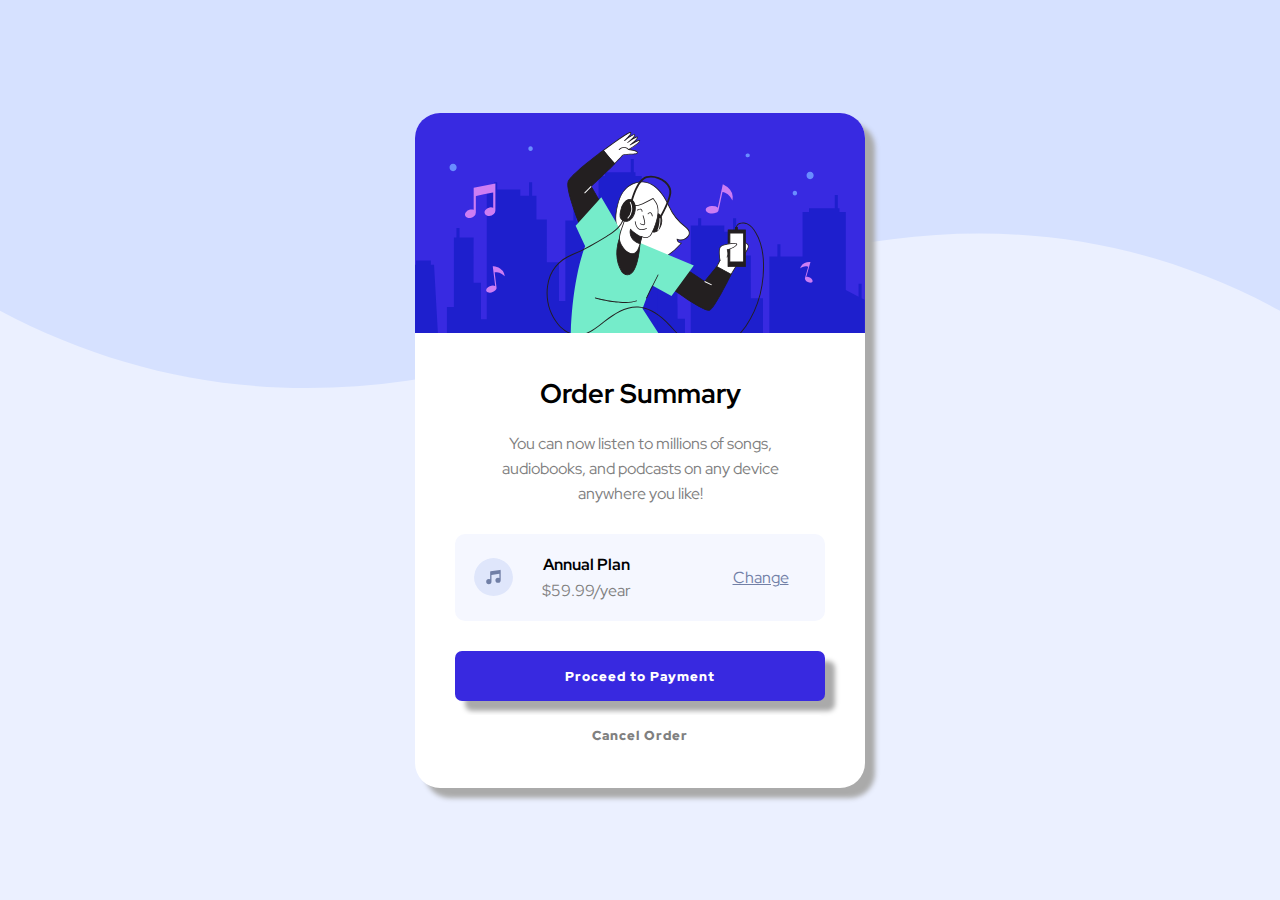
<file: index.html>
<!DOCTYPE html>
<html lang="en">
<head>
  <meta charset="UTF-8">
  <meta name="viewport" content="width=device-width, initial-scale=1.0"> <!-- displays site properly based on user's device -->

 
  <title>Frontend Mentor | Order summary card</title>

<link rel="stylesheet" href="styles.css">
</head>
<body>
  <div class="container">
<div class="box">
  <div class="img">

    <img src="./images/illustration-hero.svg" alt="hero" height="220">
  </div>
  <div class="content">
  <h1>Order Summary</h1>

  <div class="caption">You can now listen to millions of songs, audiobooks, and podcasts on any 
  device anywhere you like!</div>
<div class="plan">
  <div>
  <div><img src="./images/icon-music.svg" /></div>
  <div><div style="font-weight: 700;width:100%">Annual Plan</div><div style='color:gray;width:100%'>$59.99/year</div></div>
</div>
  <div>
<a href="#">
  Change
</a>
</div>
</div>
<div class="btn1">
<button>Proceed to Payment</button>
</div>
<div class="btn2">
<button> Cancel Order</button>
</div>
 
</div>
</div>
</div>
</body>
</html>
</file>
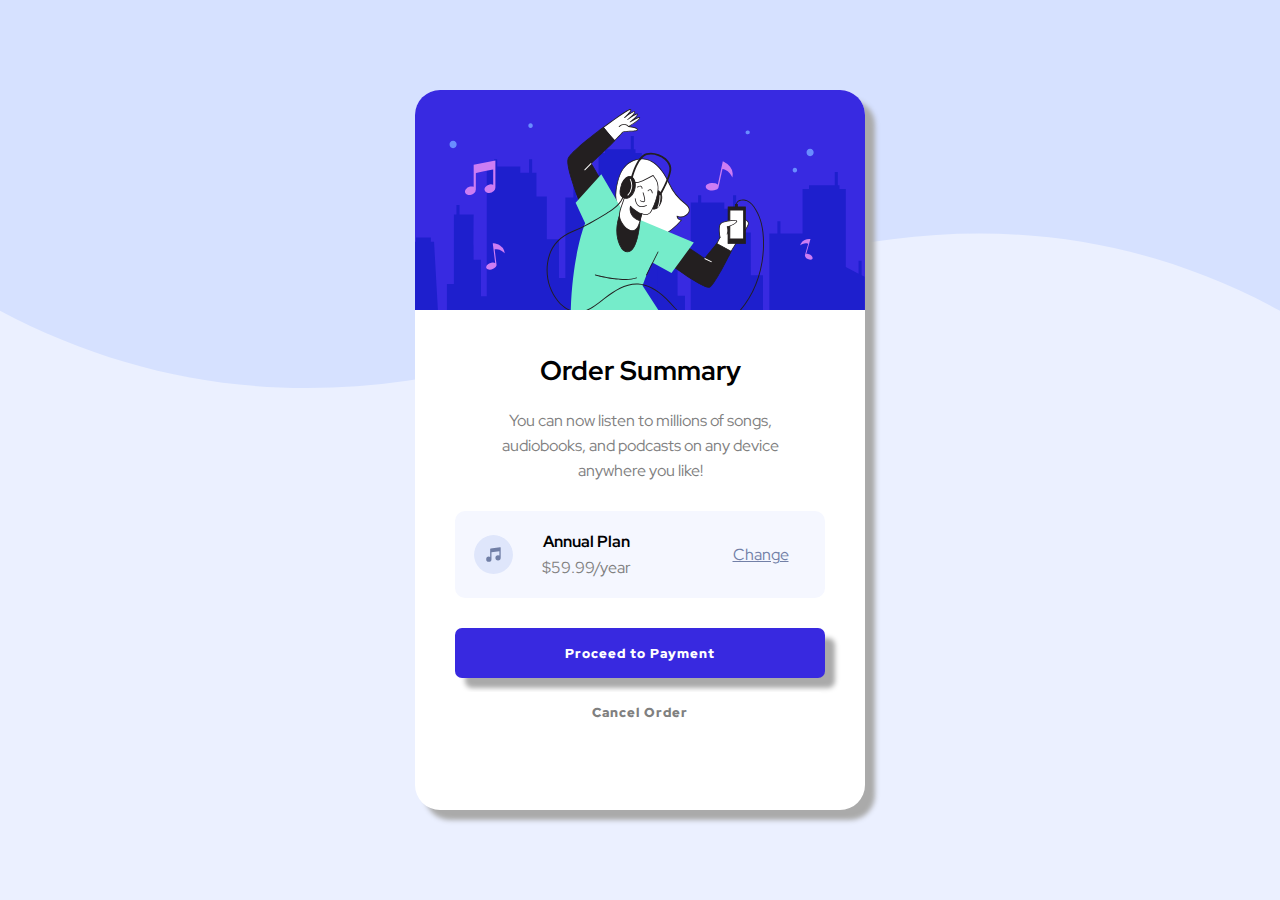
<file: task1/index.html>
<!DOCTYPE html>
<html lang="en">
<head>
  <meta charset="UTF-8">
  <meta name="viewport" content="width=device-width, initial-scale=1.0"> <!-- displays site properly based on user's device -->

 
  <title>Frontend Mentor | Order summary card</title>

<link rel="stylesheet" href="styles.css">
</head>
<body>
  <div class="container">
<div class="box">
  <div class="img">

    <img src="./images/illustration-hero.svg" alt="hero" height="220">
  </div>
  <div class="content">
  <h1>Order Summary</h1>

  <div class="caption">You can now listen to millions of songs, audiobooks, and podcasts on any 
  device anywhere you like!</div>
<div class="plan">
  <div>
  <div><img src="./images/icon-music.svg" /></div>
  <div><div style="font-weight: 700;width:100%">Annual Plan</div><div style='color:gray;width:100%'>$59.99/year</div></div>
</div>
  <div>
<a href="#">
  Change
</a>
</div>
</div>
<div class="btn1">
<button>Proceed to Payment</button>
</div>
<div class="btn2">
<button> Cancel Order</button>
</div>
 
</div>
</div>
</div>
</body>
</html>
</file>
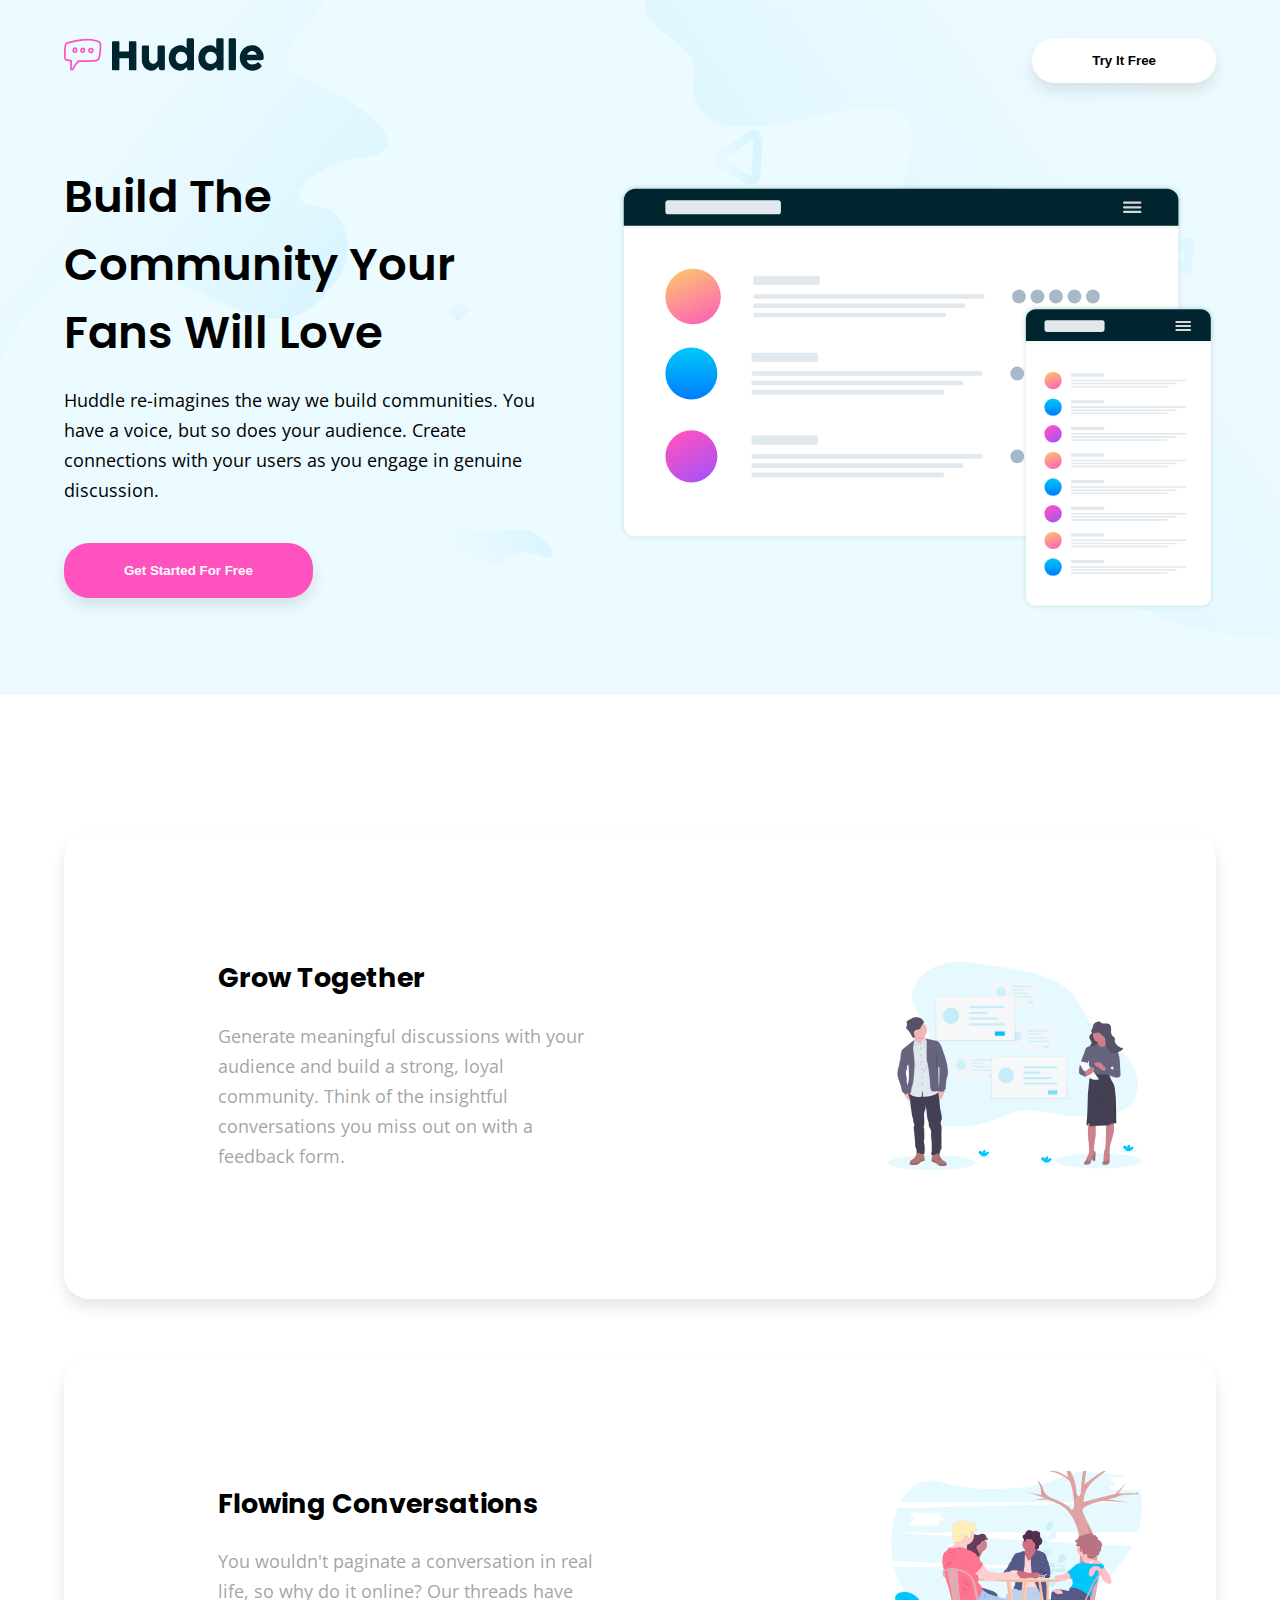
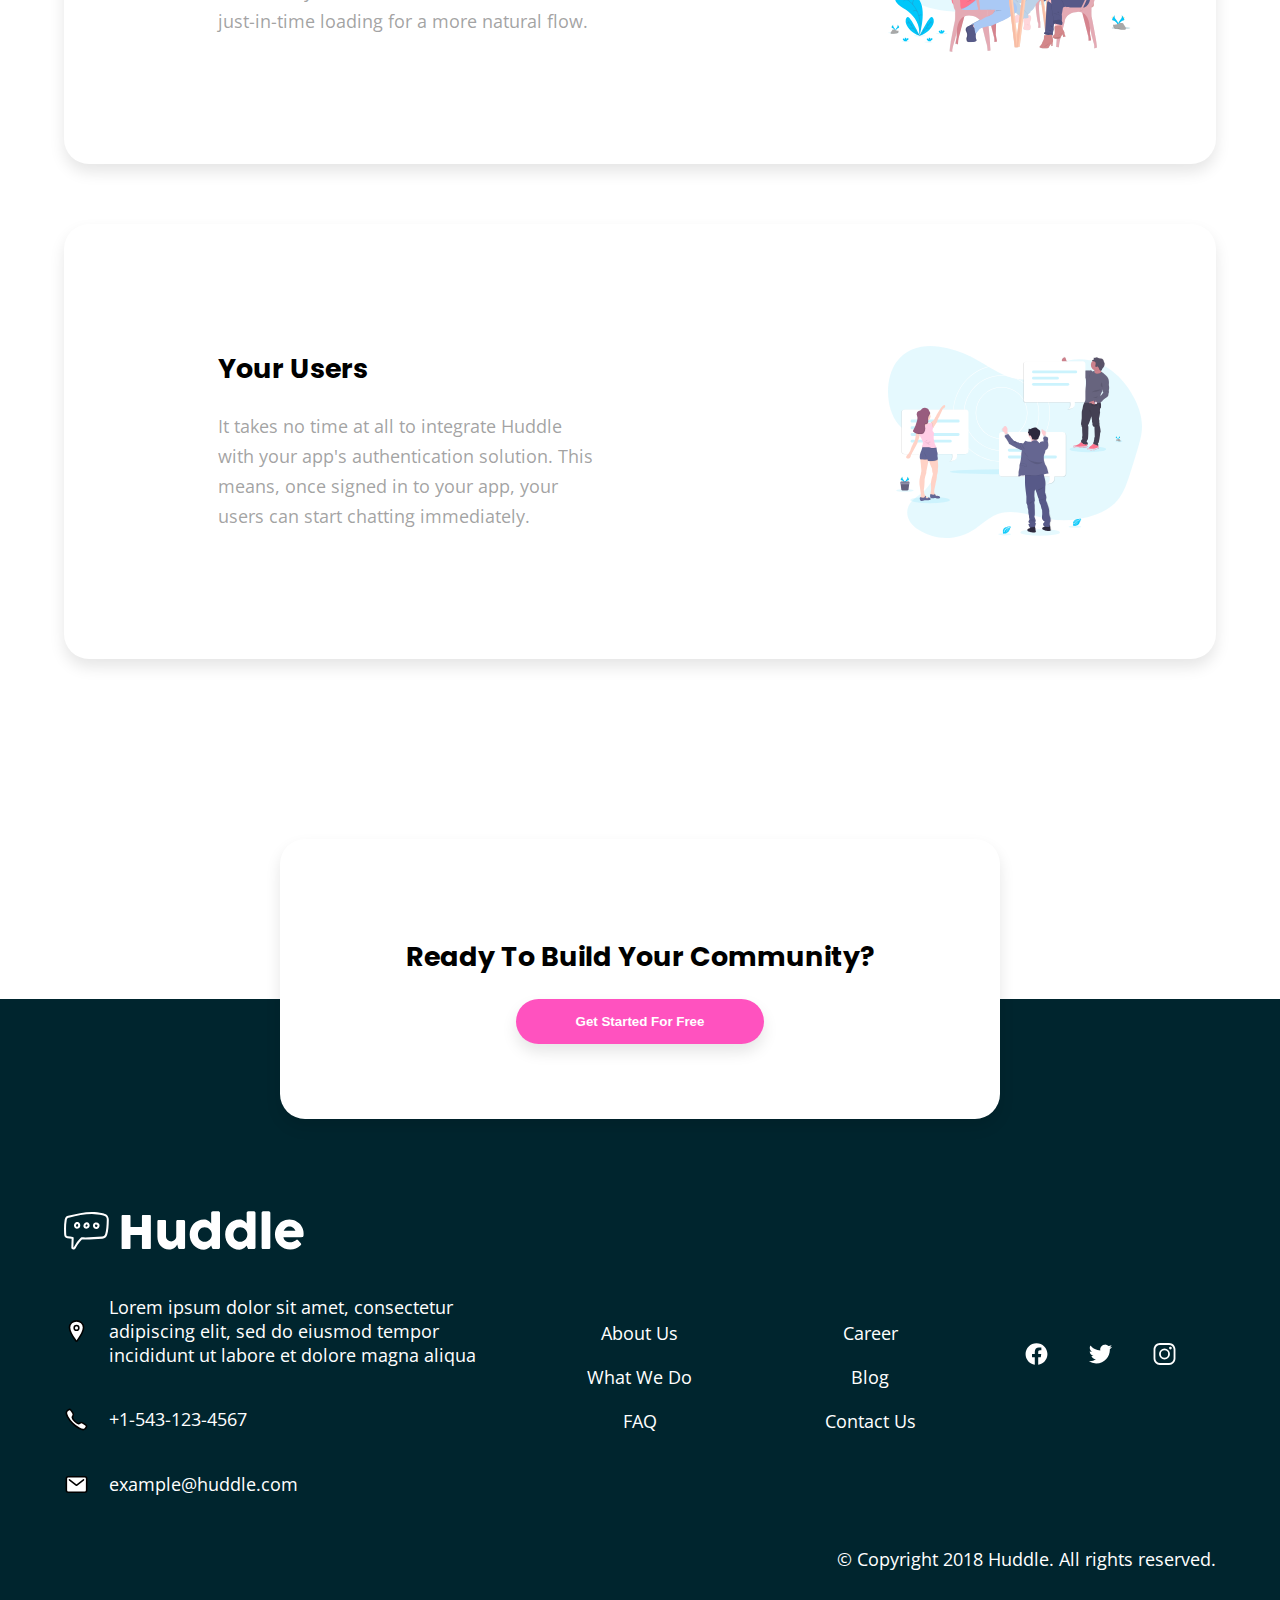
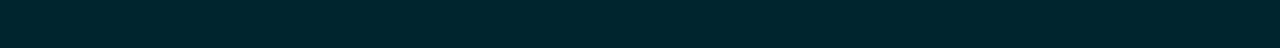
<file: task2/index.html>
<!DOCTYPE html>
<html lang="en">
  <head>
    <meta charset="UTF-8" />
    <meta name="viewport" content="width=device-width, initial-scale=1.0" />
    <!-- displays site properly based on user's device -->
    <link rel="stylesheet" href="styles.css" />
    <title>Huddle landing page with alternating feature blocks</title>
  </head>
  <body>
    <header class="container">
      <div class="row1">
        <div><img src="./images/logo.svg" alt="" /></div>
        <div><button>Try It Free</button></div>
      </div>
      <div class="row2">
        <div class="left-section">
          <h1>Build The Community Your Fans Will Love</h1>
          <p>
            Huddle re-imagines the way we build communities. You have a voice,
            but so does your audience. Create connections with your users as you
            engage in genuine discussion.
          </p>
          <button>Get Started For Free</button>
        </div>
        <div class="right-section">
          <img src="./images/illustration-mockups.svg" alt="" />
        </div>
      </div>
    </header>
    <div class="cards container">
      <div class="card">
        <div class="content">
          <h2>Grow Together</h2>
          <div class="caption">
            Generate meaningful discussions with your audience and build a
            strong, loyal community. Think of the insightful conversations you
            miss out on with a feedback form.
          </div>
        </div>
        <div class="image">
          <img src="./images/illustration-grow-together.svg" alt="" />
        </div>
      </div>
      <div class="card">
        <div class="content">
          <h2>Flowing Conversations</h2>
          <div class="caption">
            You wouldn't paginate a conversation in real life, so why do it
            online? Our threads have just-in-time loading for a more natural
            flow.
          </div>
        </div>
        <div class="image">
          <img src="./images/illustration-flowing-conversation.svg" alt="" />
        </div>
      </div>
      <div class="card">
        <div class="content">
          <h2>Your Users</h2>
          <div class="caption">
            It takes no time at all to integrate Huddle with your app's
            authentication solution. This means, once signed in to your app,
            your users can start chatting immediately.
          </div>
        </div>
        <div class="image">
          <img src="./images/illustration-your-users.svg" alt="" />
        </div>
      </div>
    </div>
    <div class="popup">
      <div>
        <h2>Ready To Build Your Community?</h2>
        <button>Get Started For Free</button>
      </div>
    </div>

    <footer class="container">
      <div class="parent-section">
        <div class="section1">
          <div><img src="./images/logo-copy.svg" alt="" /></div>
          <div>
            <img src="./images/location-outline.svg" alt="" />
            <span>
              Lorem ipsum dolor sit amet, consectetur adipiscing elit, sed do
              eiusmod tempor incididunt ut labore et dolore magna aliqua</span
            >
          </div>
          <div>
            <img src="./images/call-outline.svg" alt="" />
            <span>+1-543-123-4567</span>
          </div>
          <div>
            <img src="./images/mail-outline.svg" alt="" />
            <span> example@huddle.com</span>
          </div>
        </div>
        <div class="section2">
          <div>About Us</div>
          <div>What We Do</div>
          <div>FAQ</div>
        </div>
        <div class="section3">
          <div>Career</div>
          <div>Blog</div>
          <div>Contact Us</div>
        </div>
        <div class="section4">
          <img src="./images/logo-facebook.svg" alt="" />
          <img src="./images/logo-twitter.svg" alt="" />
          <img src="./images/logo-instagram.svg" alt="" />
        </div>
      </div>
      <div class="section5">
             &copy; Copyright 2018 Huddle. All rights reserved.
      </div>
    </footer>
  </body>
</html>
</file>
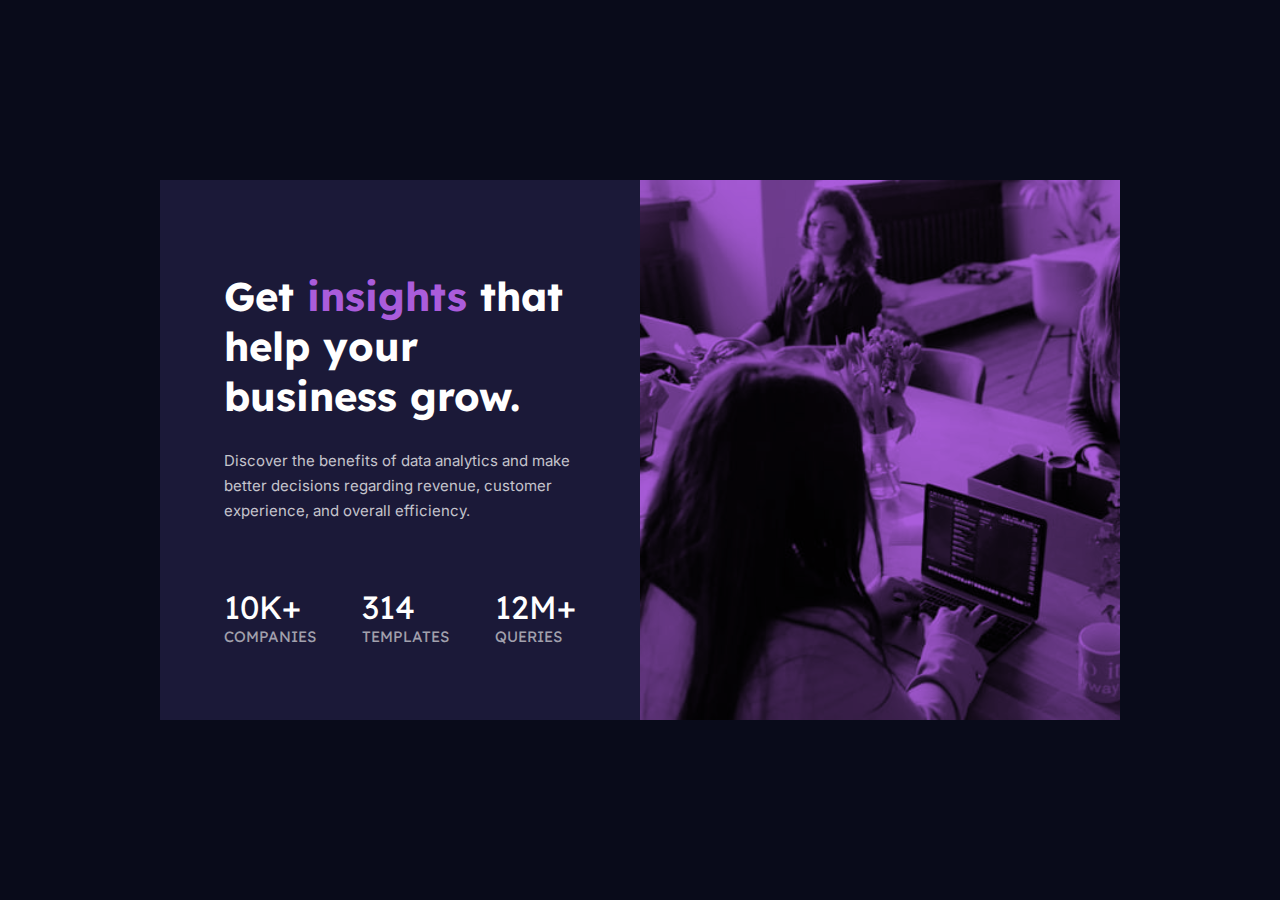
<file: task3/index.html>
<!DOCTYPE html>
<html lang="en">
  <head>
    <meta charset="UTF-8" />
    <meta name="viewport" content="width=device-width, initial-scale=1.0" />
    <!-- displays site properly based on user's device -->
    <title>Frontend Mentor | Stats preview card component</title>
    <link rel="stylesheet" href="./styles2.css" />
  </head>
  <body>
    <div class="grid-container">
      <div class="grid-item1">
        <h1>Get <span>insights</span> that help your business grow.</h1>
        <p>
          Discover the benefits of data analytics and make better decisions
          regarding revenue, customer experience, and overall efficiency.
        </p>
        <div>
          <div>
            <div>10k+</div>
            companies
          </div>
          <div>
            <div>314</div>
            templates
          </div>
          <div>
            <div>12m+</div>
            queries
          </div>
        </div>
      </div>
      <div class="grid-item2">
        <!-- <img src="./images/image-header-desktop.jpg" alt="" />-->
      </div>
    </div>
  </body>
</html>
</file>
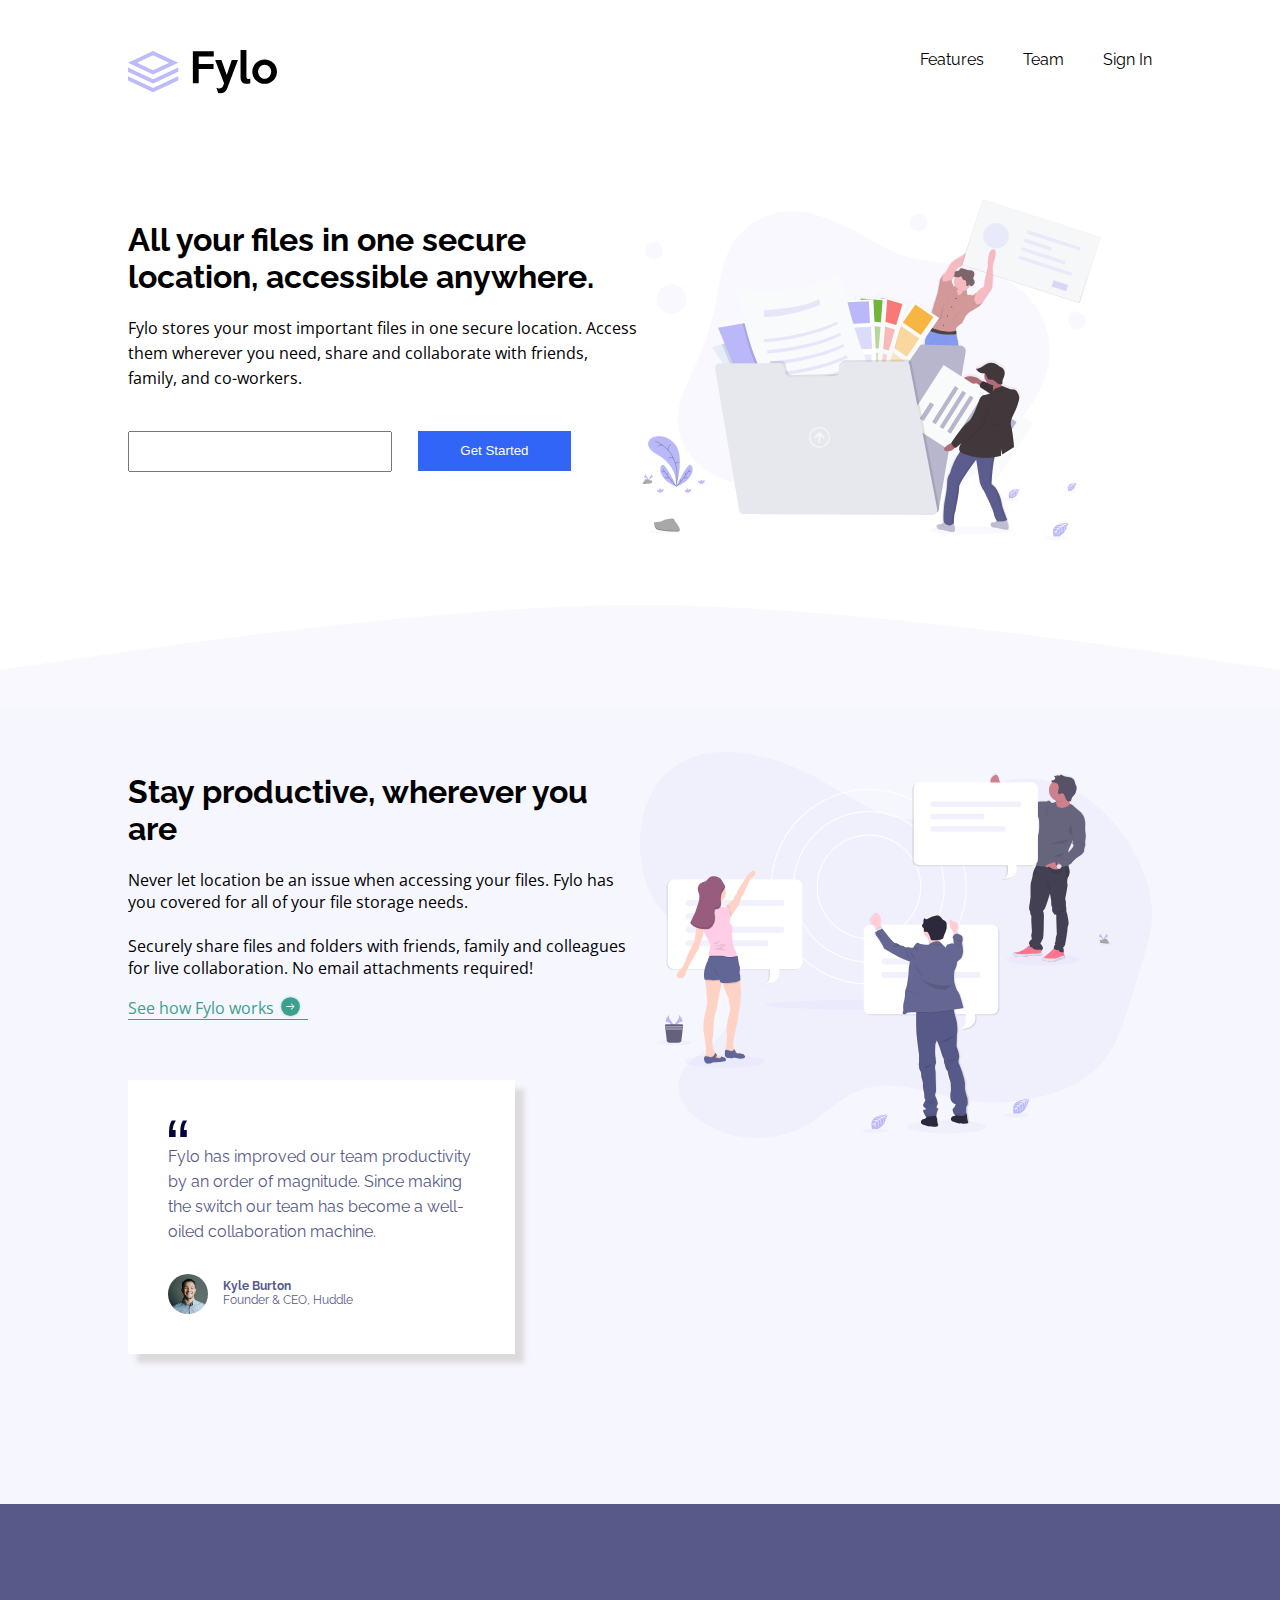
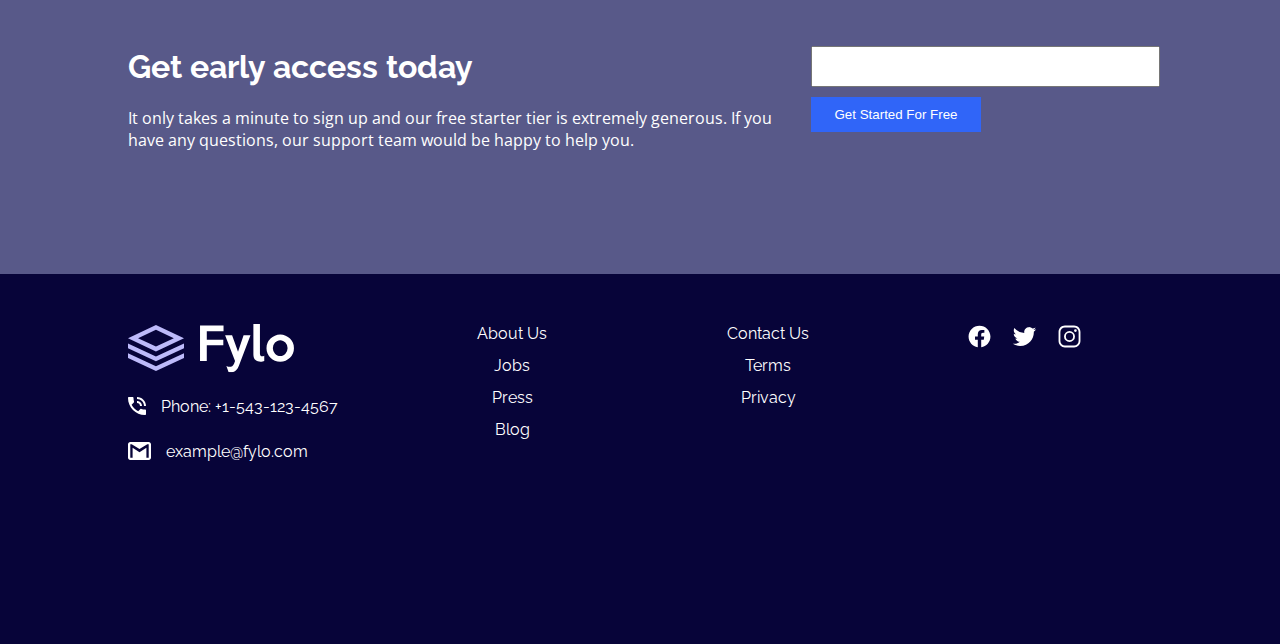
<file: task4/index.html>
<!DOCTYPE html>
<html lang="en">
  <head>
    <meta charset="UTF-8" />
    <meta name="viewport" content="width=device-width, initial-scale=1.0" />
    <!-- displays site properly based on user's device -->
    <link rel="stylesheet" href="./styles.css" />

    <title>Frontend Mentor | Fylo landing page with two column layout</title>
  </head>
  <body>
    <header class="container">
      <div class="logo">
        <img src="./images/logo.svg" alt="" />
      </div>
      <div class="nav">
        <span>Features</span>
        <span>Team</span>
        <span>Sign In</span>
      </div>
    </header>
    <div class="section1 container grid-container">
      <div class="content">
        <h1>All your files in one secure location, accessible anywhere.</h1>
        <div class="caption">
          Fylo stores your most important files in one secure location. Access
          them wherever you need, share and collaborate with friends, family,
          and co-workers.
        </div>
        <div class="email-section">
          <input />
          <button>Get Started</button>
        </div>
      </div>
      <div class="image">
        <img src="./images/illustration-1.svg" alt="" />
      </div>
    </div>
    <img class="curve" src="./images/bg-curve-desktop.svg" alt="" />
    <div class="section2 container grid-container">
      <div class="content">
        <h1>Stay productive, wherever you are</h1>
        <div class="caption">
          Never let location be an issue when accessing your files. Fylo has you
          covered for all of your file storage needs.
        </div>
        <br />
        <div class="caption">
          Securely share files and folders with friends, family and colleagues
          for live collaboration. No email attachments required!
        </div>
        <div class="link-parent">
          <div class="link">
            <a href="">See how Fylo works</a>
            <img src="./images/icon-arrow.svg" alt="" />
          </div>
        </div>
        <div class="card">
          <img class="quotes" src="./images/icon-quotes.svg" />
          <div class="testimony">
            Fylo has improved our team productivity by an order of magnitude.
            Since making the switch our team has become a well-oiled
            collaboration machine.
          </div>
          <div class="profile">
            <img src="./images/avatar-testimonial.jpg" alt="" />
            <div class="details">
              <div class="name">Kyle Burton</div>
              <div class="role">Founder & CEO, Huddle</div>
            </div>
          </div>
        </div>
      </div>
      <div class="image">
        <img src="./images/illustration-2.svg" alt="" />
      </div>
    </div>
    <div class="section3 container grid-container2">
      <div class="content1 content">
        <h1>Get early access today</h1>
        <div class="caption">
          It only takes a minute to sign up and our free starter tier is
          extremely generous. If you have any questions, our support team would
          be happy to help you.
        </div>
      </div>
      <div class="content2 image">
        <div><input type="text" name="" id="" /></div>
        <button>Get Started For Free</button>
      </div>
    </div>
    <footer class="container">
      <div class="col1">
        <img src="./images/logo-copy.svg" alt="" />
        <div class="phone">
          <img src="./images/icon-phone.svg" alt="" />
          <div>Phone: +1-543-123-4567</div>
        </div>
        <div class="email">
          <img src="./images/icon-email.svg" alt="" />
          <div>example@fylo.com</div>
        </div>
      </div>
      <div class="col2">
        <div>About Us</div>
        <div>Jobs</div>
        <div>Press</div>
        <div>Blog</div>
      </div>
      <div class="col3">
        <div>Contact Us</div>
        <div>Terms</div>
        <div>Privacy</div>
      </div>
      <div class="col4">
        <img src="./images/logo-facebook.svg" alt="" />
        <img class="twitter" src="./images/logo-twitter.svg" alt="" />
        <img src="./images/logo-instagram.svg" alt="" />
      </div>
    </footer>
  </body>
</html>
</file>
<file: styles.css>
@import url('https://fonts.googleapis.com/css2?family=Red+Hat+Display:wght@500;700;900&display=swap');
body{
    padding:0;
    margin: 0;
    box-sizing: border-box;
    font-family: 'Red Hat Display', sans-serif;
    background-image: url('./images/pattern-background-desktop.svg');
    background-repeat: no-repeat;
    background-color: hsl(225, 100%, 96%);
    background-size: contain;
}

.container{
    height: 100vh;
    display: flex;
    justify-content: center;
    align-items: center;
    
}


.box{
height:75%;
width: 450px;
box-shadow: 10px 10px 5px #aaaaaa;
border-radius: 25px;
background-color: white;
}

.img img{
    width: 100%;
    height: auto;
}

h1{
    font-size: 27px;
}

a:link {
    color: hsl(224, 23%, 55%);
  
  }
  

.content{
    padding:20px 40px 0;
}

.content .caption{
    text-align: center;
    padding: 2px 25px 28px;
    line-height: 25px;
    color: grey;
}

img{
    border-top-left-radius: 25px;
    border-top-right-radius: 25px
}


.plan{
    display: flex;
    background-color: hsl(225, 100%, 98%);
    margin-bottom: 30px;
    border-radius: 10px;
    padding:20px 0;
}

.plan :nth-child(1),.plan :nth-child(2){
    width: 50%;
}

.plan :nth-child(1){
    display: flex;
}
.plan :nth-child(1) :nth-child(1){
    
    justify-content: center;
    align-items: center;
}

.plan :nth-child(1) :nth-child(2){
    display: flex;
    flex-direction: column;
    width: 70%;
}

.plan :nth-child(2){
    display: flex;
    justify-content: flex-end;
    align-items: center;
}

div.content h1{text-align: center;}

.btn1 button,.btn2 button{width: 100%;height: 40px;
    border-radius: 7px;border: none;font-family: 'Red Hat Display', sans-serif;
    letter-spacing: 1px;
    font-weight: 900;}

.btn1 button{
    
    background-color: hsl(245, 75%, 52%);
    height: 50px;
    color: white;
    box-shadow: 10px 10px 5px #aaaaaa;
    margin-bottom: 14px;
}

.btn2 button{
    background-color:white ;
    color: grey;
}

body > div > div > div.content > div.plan > div:nth-child(1) > div:nth-child(2) > div:nth-child(1){
    margin-bottom: 5px ;
}





@media screen and (max-width:375px) {
    .box{
        width: 340px;
        height: 71%;
    }
    .content{
        padding: 20px 30px 0;
    }
    .content .caption{
        padding: 2px 9px 28px;
    }

    .plan{
        padding: 20px 10px;
    }

    .plan :nth-child(1){width: 70%;}
    .plan :nth-child(1) img{width: fit-content;}

    .plan :nth-child(2){width: 30%;justify-content: center;}
    body > div > div > div.content > div.plan > div:nth-child(1) > div:nth-child(1){
        width: 30%;
    }

    body{
        
        background-image: url('./images/pattern-background-mobile.svg');
        background-repeat: no-repeat;
        background-color: hsl(225, 100%, 96%);
        background-size: contain;
    }
}
</file>
<file: task1/styles.css>
@import url("https://fonts.googleapis.com/css2?family=Red+Hat+Display:wght@500;700;900&display=swap");
body {
  padding: 0;
  margin: 0;
  box-sizing: border-box;
  font-family: "Red Hat Display", sans-serif;
  background-image: url("./images/pattern-background-desktop.svg");
  background-repeat: no-repeat;
  background-color: hsl(225, 100%, 96%);
  background-size: contain;
}

.container {
  height: 100vh;
  display: flex;
  justify-content: center;
  align-items: center;
}

.box {
  height: 80%;
  width: 450px;
  box-shadow: 10px 10px 5px #aaaaaa;
  border-radius: 25px;
  background-color: white;
}

.img img {
  width: 100%;
  height: auto;
}

h1 {
  font-size: 27px;
}

a:link {
  color: hsl(224, 23%, 55%);
}

.content {
  padding: 20px 40px 0;
}

.content .caption {
  text-align: center;
  padding: 2px 25px 28px;
  line-height: 25px;
  color: grey;
}

img {
  border-top-left-radius: 25px;
  border-top-right-radius: 25px;
}

.plan {
  display: flex;
  background-color: hsl(225, 100%, 98%);
  margin-bottom: 30px;
  border-radius: 10px;
  padding: 20px 0;
}

.plan :nth-child(1),
.plan :nth-child(2) {
  width: 50%;
}

.plan :nth-child(1) {
  display: flex;
}
.plan :nth-child(1) :nth-child(1) {
  justify-content: center;
  align-items: center;
}

.plan :nth-child(1) :nth-child(2) {
  display: flex;
  flex-direction: column;
  width: 70%;
}

.plan :nth-child(2) {
  display: flex;
  justify-content: flex-end;
  align-items: center;
}

div.content h1 {
  text-align: center;
}

.btn1 button,
.btn2 button {
  width: 100%;
  height: 40px;
  border-radius: 7px;
  border: none;
  font-family: "Red Hat Display", sans-serif;
  letter-spacing: 1px;
  font-weight: 900;
}

.btn1 button {
  background-color: hsl(245, 75%, 52%);
  height: 50px;
  color: white;
  box-shadow: 10px 10px 5px #aaaaaa;
  margin-bottom: 14px;
}

.btn2 button {
  background-color: white;
  color: grey;
}

body
  > div
  > div
  > div.content
  > div.plan
  > div:nth-child(1)
  > div:nth-child(2)
  > div:nth-child(1) {
  margin-bottom: 5px;
}

@media screen and (max-width: 375px) {
  .box {
    width: 340px;
    height: 71%;
  }
  .content {
    padding: 20px 30px 0;
  }
  .content .caption {
    padding: 2px 9px 28px;
  }

  .plan {
    padding: 20px 10px;
    padding-bottom: 10px;
  }

  .plan :nth-child(1) {
    width: 70%;
  }
  .plan :nth-child(1) img {
    width: fit-content;
  }

  .plan :nth-child(2) {
    width: 30%;
    justify-content: center;
  }
  body
    > div
    > div
    > div.content
    > div.plan
    > div:nth-child(1)
    > div:nth-child(1) {
    width: 30%;
  }

  body {
    background-image: url("./images/pattern-background-mobile.svg");
    background-repeat: no-repeat;
    background-color: hsl(225, 100%, 96%);
    background-size: contain;
  }
}
</file>
<file: task2/styles.css>
@import url("https://fonts.googleapis.com/css2?family=Open+Sans:wght@400;700&family=Poppins:wght@600&display=swap");

body {
  box-sizing: border-box;
  padding: 0;
  margin: 0;
  font-family: "Open Sans", sans-serif;
  font-size: 18px;
}

h1,
h2 {
  font-family: "Poppins", sans-serif;
}

.container {
  padding: 3vw 5vw 6vw;
}
header {
  background-image: url("./images/bg-hero-desktop.svg");
  background-repeat: no-repeat;
  background-size: contain;
  background-color: hsl(193, 100%, 96%);
  margin-bottom: 100px;
}
header .row1 {
  display: flex;
  justify-content: space-between;
}

header .row1 button {
  background-color: white;
  border: none;
  border-radius: 25px;
  padding: 15px 60px;
  font-weight: 700;
  box-shadow: 0px 8px 15px rgba(0, 0, 0, 0.1);
  transition: all 0.3s ease 0s;
  cursor: pointer;
  outline: none;
}

header img {
  width: 100%;
}

header .row1 div:first-child {
  width: 200px;
}

header .row2 {
  display: flex;
  margin-top: 100px;
}

header .row2 .left-section {
  width: 45%;
  display: flex;
  flex-direction: column;
  justify-content: center;
  padding-right: 5vw;
  position: relative;
  bottom: 20px;
}

header .row2 .left-section h1 {
  font-size: 2.5em;
  margin-top: 0;
  font-weight: 600;
  margin-bottom: 0;
}

header .row2 .left-section p {
  line-height: 30px;
  padding-bottom: 20px;
}

header .row2 .left-section button {
  background-color: hsl(322, 100%, 66%);
  color: white;
  border: none;
  border-radius: 25px;
  padding: 15px 60px;
  font-weight: 700;
  box-shadow: 0px 8px 15px rgba(0, 0, 0, 0.1);
  transition: all 0.3s ease 0s;
  cursor: pointer;
  outline: none;
  width: fit-content;
  padding: 20px 60px;
}

header .row2 .right-section {
  width: 55%;
}

.cards {
  padding-bottom: 0;
}

.card {
  display: flex;
  box-shadow: 0px 8px 15px rgba(0, 0, 0, 0.1);
  transition: all 0.3s ease 0s;
  outline: none;
  margin-bottom: 60px;
  border-radius: 25px;
}

.card img {
  width: 70%;
  padding: 2vw 0;
  padding-right: 3vw;
}

.card .content {
  width: 60%;
  padding: 8vw 7vw 10vw 12vw;
}

.card .content .caption {
  width: 70%;
  line-height: 30px;
  color: #808080b8;
}

.card .image {
  width: 40%;
  display: flex;
  justify-content: center;
  align-items: center;
}

.popup {
  display: flex;
  justify-content: center;
  position: relative;
  top: 120px;
}

.popup div {
  display: flex;
  flex-direction: column;
  justify-content: center;
  align-items: center;
  box-shadow: 0px 8px 15px rgba(0, 0, 0, 0.1);
  transition: all 0.3s ease 0s;
  width: 50%;
  height: 200px;
  border-radius: 25px;
  text-align: center;
  padding: 40px;
  z-index: 3;
  background-color: white;
}

.popup button {
  background-color: hsl(322, 100%, 66%);
  color: white;
  border: none;
  border-radius: 25px;
  padding: 15px 60px;
  font-weight: 700;
  box-shadow: 0px 8px 15px rgba(0, 0, 0, 0.1);
  transition: all 0.3s ease 0s;
  cursor: pointer;
  outline: none;
  width: fit-content;
}

footer {
  position: relative;
  z-index: 1;
  background-color: hsl(192, 100%, 9%);
  color: white;
  padding-top: 15vw !important;
}

footer .parent-section {
  display: flex;
}
footer .parent-section .section1 {
  width: 40%;
}

footer .parent-section .section1 img {
  margin-right: 20px;
  /*margin-bottom: 20px;*/
}

footer .parent-section .section1 div {
  padding: 20px 0;
}
footer .parent-section .section2 {
  width: 20%;
  padding-top: 120px;
  display: flex;
  flex-direction: column;
  align-items: center;
}

footer .parent-section .section2 div,
footer .parent-section .section3 div {
  padding: 10px 0;
}
footer .parent-section .section3 {
  width: 20%;
  padding-top: 120px;
  display: flex;
  flex-direction: column;
  align-items: center;
}
footer .parent-section .section4 {
  display: flex;
  width: 20%;
  justify-content: space-evenly;
}

footer .section1 div:not(:first-child) {
  display: flex;
}

footer .parent-section div:not(:first-child) img {
  width: 25px;
}

footer .section5 {
  display: flex;
  margin-top: 30px;
  justify-content: flex-end;
}

@media screen and (max-width: 800px) {
  header .row2 {
    flex-direction: column;
  }
  header .row2 .left-section,
  header .row2 .right-section {
    width: 100%;
  }

  header .row2 .left-section h1 {
    font-size: 1.5em;
  }

  header .row2 .left-section {
    text-align: center;
    align-items: center;
  }

  .card {
    flex-direction: column-reverse;
    padding: 40px;
  }
  .card .content {
    width: 100%;
    display: flex;
    flex-direction: column;
    justify-content: center;
    text-align: center;
    padding: 0;
  }
  .card .content .caption {
    width: 100%;
  }
  .card .image {
    width: 100%;
  }

  .popup div {
    width: 70%;
    height: 150px;
  }

  footer.container {
    padding: 0 !important;
  }
  footer .parent-section {
    flex-direction: column;
    padding: 40px;
    padding-top: 200px;
    padding-bottom: 0;
  }
  footer .parent-section .section1 {
    width: 100%;
  }

  footer .parent-section .section1 img {
    margin-right: 20px;
    /*margin-bottom: 20px;*/
  }

  footer .parent-section .section1 div {
    padding: 20px 0;
  }
  footer .parent-section .section2 {
    width: 100%;
    padding-top: 0;
    display: flex;
    flex-direction: column;
    justify-content: flex-start;
    align-items: flex-start;
    /* align-items: center;*/
  }

  footer .parent-section .section2 div,
  footer .parent-section .section3 div {
    padding: 20px 0;
  }
  footer .parent-section .section3 {
    width: 100%;
    padding-top: 0px;
    display: flex;
    flex-direction: column;
    justify-content: flex-start;
    align-items: flex-start;
  }
  footer .parent-section .section4 {
    display: flex;
    width: 100%;
    justify-content: center;
  }
  footer .parent-section .section4 img:nth-child(2) {
    margin-left: 20px;
    margin-right: 20px;
  }
  footer .section1 div:not(:first-child) {
    display: flex;
  }

  footer .section5 {
    justify-content: center;
    padding-top: 0px;
    padding-bottom: 20px;
  }
}
</file>
<file: task3/styles2.css>
@import url("https://fonts.googleapis.com/css2?family=Inter:wght@400;700&family=Lexend+Deca&display=swap");
body {
  box-sizing: border-box;
  margin: 0;
  padding: 0;
  height: 100vh;
  display: flex;
  justify-content: center;
  align-items: center;
  background-color: hsl(233, 47%, 7%);
  color: white;
  font-size: 15px;
}

img {
  width: 100%;
  height: 100%;
}

h1 {
  color: hsl(0, 0%, 100%);
  font-family: "Lexend Deca", sans-serif;
  font-size: 2.5rem;
}

h1 span {
  color: hsl(277, 64%, 61%);
}

p {
  color: hsla(0, 0%, 100%, 0.75);
  font-family: "Inter", sans-serif;
  line-height: 25px;
  margin-bottom: 5vw;
}

.grid-container {
  height: 60vh;
  width: 75vw;

  display: grid;
  grid-template-areas: "content stock";

  grid-template-columns: 1fr 1fr;
}

.grid-item1 {
  grid-area: content;
  padding: 5vw;
  background-color: hsl(244, 38%, 16%);
}
.grid-item2 {
  grid-area: stock;
  background: url("./images/image-header-desktop.jpg") hsl(277, 64%, 61%);
  background-size: cover;
  background-blend-mode: multiply;
  background-repeat: no-repeat;
}
.grid-item1 h1 {
  /*margin-top: -20px;
  margin-bottom: 20px;*/
}

.grid-item1 div {
  color: hsla(0, 0%, 100%, 0.6);
  text-transform: uppercase;
  font-family: "Lexend Deca", sans-serif;
  display: flex;
  justify-content: space-between;
}
.grid-item1 div div {
  flex-direction: column;
}
.grid-item1 div div div {
  color: hsl(0, 0%, 100%);
  font-size: 2rem;
  font-family: "Lexend Deca", sans-serif;
}

@media screen and (max-width: 901px) {
  .grid-container {
    height: 90vh;
    width: 75vw;

    display: grid;
    grid-template-areas: "stock stock" "content content";
    grid-template-rows: 40vh 50vh;
  }
  .grid-item1 {
    text-align: center;
    padding: 2vw;
  }
  .grid-item1 div {
    justify-content: space-around;
  }
  p {
    color: hsla(0, 0%, 100%, 0.75);
    font-family: "Inter", sans-serif;
    line-height: 25px;
    margin-bottom: 5vw;
  }
}

@media screen and (max-width: 600px) {
  body {
    overflow: auto;
    height: auto;
    padding-bottom: 20vh;
  }

  h1 {
    font-size: 2rem;
  }
  .grid-container {
    height: 100vh;
    margin: 16vh 0 0;

    display: grid;
    grid-template-areas: "stock" "content";
    grid-template-rows: 2fr 1fr;
    grid-template-columns: 1fr;
  }
  .grid-item1 {
    padding: 45px 21px;
    height: 70vh;
  }
  .grid-item2 {
    grid-area: stock;
    background: url("./images/image-header-mobile.jpg") hsl(277, 64%, 61%);
    background-size: cover;
    background-blend-mode: multiply;
    background-repeat: no-repeat;
    height: 25vh;
  }
  .grid-item1 div {
    flex-direction: column;
  }
  .grid-item1 div div {
    padding-bottom: 10px;
  }
}
</file>
<file: task4/styles.css>
@import url("https://fonts.googleapis.com/css2?family=Open+Sans:wght@400;700&family=Poppins:wght@600&family=Raleway:wght@400;700&display=swap");
/* font-family: 'Open Sans', sans-serif;
font-family: 'Poppins', sans-serif;
font-family: 'Raleway', sans-serif; */

body {
  font-family: "Open Sans", sans-serif;
  box-sizing: border-box;
  margin: 0;
  padding: 0;
  height: auto;
  width: 100vw;
}

img {
  width: 90%;
  height: auto;
}

a {
  color: hsl(170, 45%, 43%);
}

.nav,
footer,
.card {
  font-family: "Raleway", sans-serif;
  font-weight: 400;
}

h1 {
  font-family: "Raleway", sans-serif;
  font-weight: 700;
}

.container {
  padding: 50px 10vw;
}

.grid-container,
.grid-container2 {
  display: grid;
  grid-template-areas: "content stock";
  grid-template-columns: 1fr 1fr;
}

.section3 {
  grid-template-columns: 2fr 1fr;
}

.content {
  grid-area: content;
}

.image {
  grid-area: stock;
}

header {
  display: flex;
  justify-content: space-between;
}

.nav > span:nth-child(2) {
  margin: 0 35px;
}

.curve {
  position: relative;
  top: 10px;
  width:100%;
}

.section1 .caption {
  line-height: 25px;
  margin-bottom: 40px;
}

.section1 .email-section {
  display: flex;
}
.section1 .email-section input {
  width: 50%;
  height: 35px;
}
.section1 .email-section button {
  width: 30%;
  height: 40px;
  border: none;
  background-color: hsl(224, 93%, 58%);
  color: white;
  margin-left: 5%;
  padding: 5px;
}

.section2 {
  background-repeat: no-repeat;
  background-color: hsl(240, 75%, 98%);
}
.section2 .content {
  display: flex;
  flex-direction: column;
}
.section2 .card {
  background-color: white;
  box-shadow: 9px 9px 5px 0px rgba(212, 208, 208, 0.75);
  -webkit-box-shadow: 9px 9px 5px 0px rgba(212, 208, 208, 0.75);
  -moz-box-shadow: 9px 9px 5px 0px rgba(212, 208, 208, 0.75);
  padding: 40px;
}

.section2 .profile img {
  width: auto;
  height: 40px;
  border-radius: 50%;
  float: left;
  margin-right: 15px;
}

.section3 {
  background-color: hsl(238, 22%, 44%);
  height: 30vh;
}

.section3 .content1,
.section3 .content2 {
  display: flex;
  flex-direction: column;
  justify-content: center;
}

.section3 button {
  height: 35px;
  border: none;
  background-color: hsl(224, 93%, 58%);
  color: white;
}

.section2 img,
.section3 img {
  height: auto;
  width: 100%;
}

.link-parent {
  margin-top: 10px;
}

.link {
  width: 180px;

  border-bottom: 1px solid hsl(170, 45%, 43%);
}

.link a {
  text-decoration: none;
}

.link img {
  width: 25px;
  height: 25px;
  position: relative;
  top: 5px;
}

.section3 .content {
  color: white;
}

.section3 .content2 input {
  width: 100%;
  height: 35px;
}

.section3 button {
  margin-top: 10px;
  width: 50%;
}

.card {
  width: 60%;
  color: hsl(238, 22%, 44%);
  margin-top: 60px;
  margin-bottom: 100px;
}

.card .quotes {
  height: 20px;
  width: 20px;
}

.card .testimony {
  line-height: 25px;
}

.card .details {
  padding-top: 5px;
  font-size: 12px;
  font-weight: 400;
  margin-top: 30px;
}

.card .details .name {
  font-weight: 700;
}

footer {
  display: grid;
  grid-template-columns: repeat(auto-fit, minmax(200px, 1fr));
  background-color: hsl(243, 87%, 12%);
  height: 30vh;
  color: white;
  padding-top: 100px;
  padding-bottom: 25px;
  /* grid-auto-rows: minmax(200px, 1fr); */
}

footer img {
  width: inherit;
}

footer .col1 div img {
  width: inherit;
  height: 18px;
  margin-right: 15px;
}

footer .col1 .phone,
footer .col1 .email {
  display: flex;
}

footer .col2,
footer .col3 {
  display: flex;
  flex-direction: column;
  align-items: center;
}

footer .col4 {
  display: flex;
  justify-content: center;
}

footer .col4 img {
  height: 25px;
}
footer .col1 div,
footer .col2 div,
footer .col3 div,
footer .col4 {
  padding-bottom: 13px;
}

footer .phone {
  margin-top: 20px;
}

.twitter {
  margin: 0 20px;
}
@media screen and (max-width: 800px) {
  .link-parent {
    margin-top: 10px;
    display: flex;
    justify-content: center;
  }
  .container {
    padding: 15vw;
  }
  .grid-container {
    display: grid;
    grid-template-areas: "stock stock" "content content";
    grid-template-columns: 1fr;
    grid-template-rows: 1fr 2fr;
  }

  .grid-container2 {
    display: grid;
    grid-template-areas: "content content" "stock stock";
    grid-template-columns: 1fr;
    grid-template-rows: 1fr 2fr;
  }
  .section1,
  .section2 {
    padding: 0 15vw;
  }

  .section1 {
    height: 85vh;
  }

  .section1 .email-section {
    display: flex;
    flex-direction: column;
  }
  .section1 .email-section input {
    width: 98%;
    height: 35px;
  }
  .section1 .email-section button {
    width: 100%;
    height: 40px;
    border: none;
    background-color: hsl(224, 93%, 58%);
    color: white;
    margin-left: 0;
    margin-top: 20px;
    padding: 0px;
  }
  .section2 {
    background-image: url("./images/bg-curve-mobile.svg");
    height: 125vh;
  }
  .section2 .content .card {
    align-self: center;
  }
  .section2 .image {
    display: flex;
    justify-content: center;
    align-items: center;
  }
  .section3 .content2 input {
    width: 98%;
    height: 35px;
  }

  .section3 button {
    margin-top: 10px;
    width: 100%;
  }
}

@media screen and (max-width: 600px) {
  header div.logo {
    width: 40%;
  }
  header div.logo img {
    width: 120px;
  }
  header div.nav {
    width: 60%;
    display: flex;
    justify-content: flex-end;
  }
  .nav > span:nth-child(2) {
    margin: 0 10px;
  }
  body {
    text-align: center;
  }
  .section2 .caption {
    text-align: left;
  }
  .container {
    padding: 50px 5vw;
  }
  .grid-container {
    display: grid;
    grid-template-areas: "stock stock" "content content";
    grid-template-columns: 1fr;
    grid-template-rows: 1fr 2fr;
  }
  .section2 {
    background-image: url("./images/bg-curve-mobile.svg");
    height: 150vh;
  }

  .section3 {
    height: 50vh;
  }

  footer {
    height: 60vh;
    padding: 5vh;
  }

  footer .col1 {
    text-align: left;
  }
  footer .col1 div,
  footer .col2 div,
  footer .col3 div,
  footer .col4 {
    padding-bottom: 13px;
  }

  footer .col2,
  footer .col3 {
    align-items: flex-start;
  }
}
</file>
